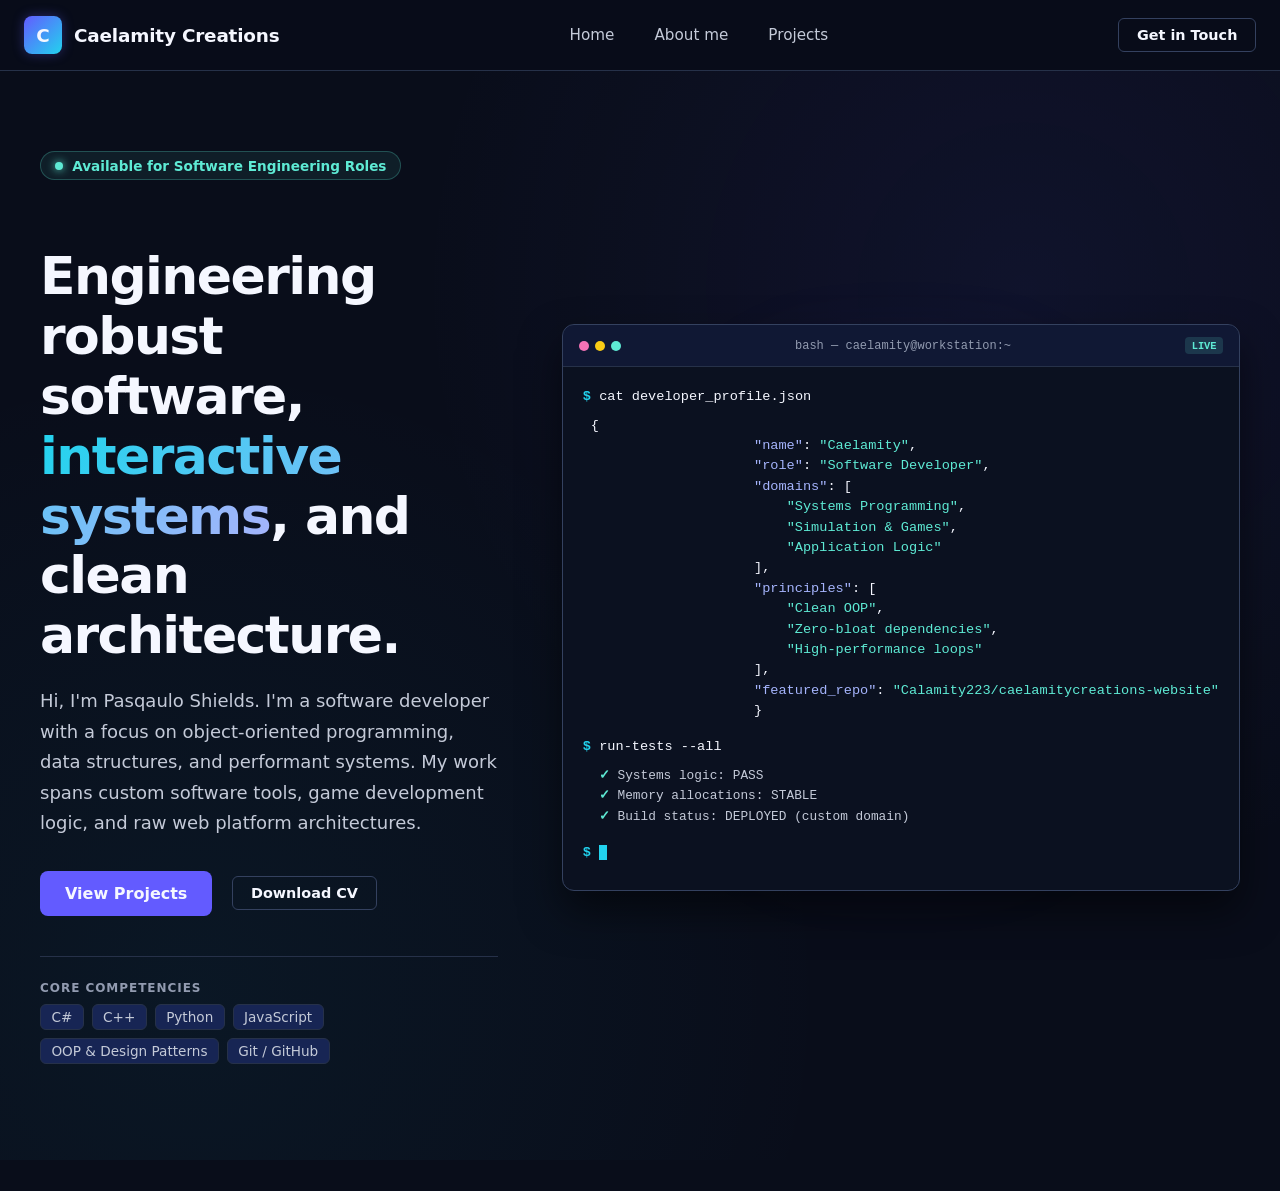
<file: index.html>
<!DOCTYPE html>
<html lang="en">
<head>
    <meta charset="UTF-8">
    <meta name="viewport" content="width=device-width, initial-scale=1.0">
    <title>Caelamity Creations</title>
    <link rel="stylesheet" href="style.css">
    <link rel="icon" href="data:image/svg+xml,<svg xmlns='http://www.w3.org/2000/svg' viewBox='0 0 32 32'><rect width='32' height='32' rx='8' fill='%23635BFF'/><text x='50%' y='55%' dominant-baseline='middle' text-anchor='middle' font-family='sans-serif' font-weight='800' font-size='18' fill='%23F5F7FF'>C</text></svg>">
    <!-- Component Scripts -->
    <script type="module" src="components/button.js"></script>
    <script type="module" src="components/status-badge.js"></script>
    <script type="module" src="components/tag-list.js"></script>
    <script type="module" src="components/terminal-window.js"></script>
</head>
<body>

    <div id="navbar"></div>

    <main>
        <section class="hero-section">
            <div class="hero-container">

                <!-- Left Column -->
                <div class="hero-content">
                    <status-badge key="hero.status"></status-badge>
                
                    <h1 class="hero-title" data-i18n-html="hero.title"></h1>
                
                    <p class="hero-description" data-i18n="hero.description"></p>
                
                    <div class="hero-actions">
                      <site-button variant="primary" href="/pages/projects.html" key="hero.ctaProjects"></site-button>
                      <site-button variant="nav" href="/assets/cv.pdf" target="_blank" key="hero.ctaCv"></site-button>
                    </div>
                
                    <tag-list 
                      label-key="hero.competenciesLabel" 
                      tags-key="hero.competenciesTags">
                    </tag-list>
                </div>
            
                <!-- Right Column: Terminal Window -->
                <terminal-window title="bash — caelamity@workstation:~" status="LIVE">
                    <div class="terminal-line">
                    <span class="prompt">$</span> <span class="cmd">cat developer_profile.json</span>
                    </div>
                
                    <pre class="code-block"><code>{
                    <span class="key">"name"</span>: <span class="str">"Caelamity"</span>,
                    <span class="key">"role"</span>: <span class="str">"Software Developer"</span>,
                    <span class="key">"domains"</span>: [
                        <span class="str">"Systems Programming"</span>,
                        <span class="str">"Simulation & Games"</span>,
                        <span class="str">"Application Logic"</span>
                    ],
                    <span class="key">"principles"</span>: [
                        <span class="str">"Clean OOP"</span>,
                        <span class="str">"Zero-bloat dependencies"</span>,
                        <span class="str">"High-performance loops"</span>
                    ],
                    <span class="key">"featured_repo"</span>: <span class="str">"Calamity223/caelamitycreations-website"</span>
                    }</code></pre>
                
                    <div class="terminal-line">
                        <span class="prompt">$</span> <span class="cmd">run-tests --all</span>
                    </div>
                    <div class="terminal-result">
                        <span class="test-pass">✓</span> Systems logic: PASS<br>
                        <span class="test-pass">✓</span> Memory allocations: STABLE<br>
                        <span class="test-pass">✓</span> Build status: DEPLOYED (custom domain)
                    </div>
                
                    <div class="terminal-line active-line">
                        <span class="prompt">$</span> <span class="cursor"></span>
                    </div>
                </terminal-window>

            </div>
        </section>
    </main>

<script type="module">
  import { I18n } from './utils/i18n.js';

  I18n.apply();

  fetch('./components/navbar.html')
    .then(res => res.text())
    .then(html => {
      document.getElementById('navbar').innerHTML = html;
      I18n.apply();
    });
</script>
</body>
</html>
</file>
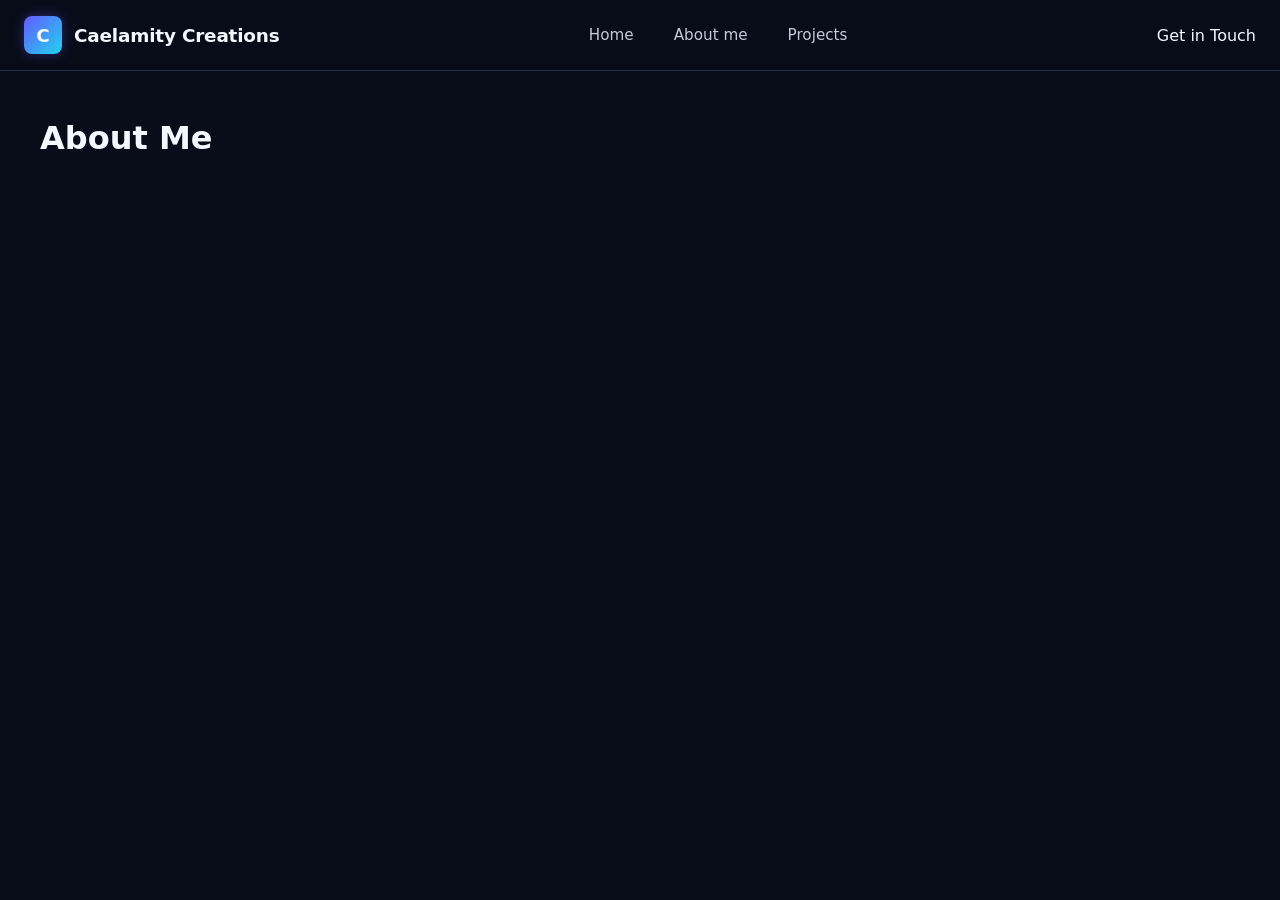
<file: pages/about.html>
<html lang="en">
<head>
  <meta charset="UTF-8">
  <meta name="viewport" content="width=device-width, initial-scale=1.0">
  <title>About | Caelamity Creations</title>
  
  <!-- Step up one folder to reach global style.css -->
  <link rel="stylesheet" href="../style.css">
</head>
<body>

  <!-- Same Navbar Placeholder -->
  <div id="navbar"></div>

  <main style="max-width: 1200px; margin: 3rem auto; padding: 0 1.5rem;">
    <h1>About Me</h1>
  </main>

  <!-- Same Script -->
  <script>
    fetch('/components/navbar.html')
      .then(res => res.text())
      .then(html => {
        document.getElementById('navbar').innerHTML = html;
      });
  </script>
</body>
</html>
</file>
<file: style.css>
:root {
    /*Background Colours*/
    --primaryBackground-colour: #090D1A;    /*Obsidian*/
    --secondaryBackground-colour: #172554;    /*Deep Indigo*/

    /*Brand Colours*/
    --primary-colour: #635BFF;    /*Electric Violet*/
    --accent-colour: #22D3EE;    /*Signal Cyan*/

    /*Text Colours*/
    --primaryText-colour: #F5F7FF;    /*Soft White*/
    --secondaryText-colour: #C4CAD8;    /*Cool Grey*/
    --mutedText-colour: #929BB0;    /*Slate Grey*/
    --disabledText-colour: #69748B;    /*Soft White*/

    /*Dividers and Borders Colours*/
    --subtleDivider-colour: #263149;    /*Dark Slate*/
    --visibleDivider-colour: #34415F;    /*Blue Slate*/
    --focusBorder-colour: #635BFF;    /*Soft White*/


    /*Additional Accents Colours*/
    --highlight-colour: #A5B4FC;    /*Soft periwinkle*/
    --success-colour: #5EEAD4;    /*Mint green*/
    --flourish-colour: #F472B6;    /*Soft magenta*/
}

html, body {
  margin: 0;
  padding: 0;
  min-height: 100vh;
  background-color: var(--primaryBackground-colour);
  color: var(--primaryText-colour);
  font-family: system-ui, -apple-system, BlinkMacSystemFont, "Segoe UI", Roboto, sans-serif;
}


site-button,
status-badge,
tag-list,
terminal-window {
  display: contents;
}

/* ==========================================================================
   Base Button Object Styles
   ========================================================================== */

.btn {
  display: inline-flex;
  align-items: center;
  justify-content: center;
  font-family: inherit;
  font-weight: 600;
  text-decoration: none;
  cursor: pointer;
  border-radius: 6px;
  transition: all 0.2s ease;
  border: 1px solid transparent;
}

/* Variant: Nav Bar Action Button */
.btn-nav {
  background-color: transparent;
  color: var(--primaryText-colour);
  border-color: var(--visibleDivider-colour);
  padding: 0.5rem 1.1rem;
  font-size: 0.9rem;
}

.btn-nav:hover {
  border-color: var(--primary-colour);
  background-color: rgba(99, 91, 255, 0.15);
  color: var(--highlight-colour);
}

/* Variant: Primary CTA Button */
.btn-primary {
  background-color: var(--primary-colour);
  color: var(--primaryText-colour);
  padding: 0.75rem 1.5rem;
  font-size: 1rem;
  border-radius: 8px;
}

.btn-primary:hover {
  transform: translateY(-2px);
  box-shadow: 0 4px 18px rgba(99, 91, 255, 0.4);
}

/* Variant: Accent Button (Signal Cyan) */
.btn-accent {
  background-color: var(--accent-colour);
  color: var(--primaryBackground-colour); /* Dark text for contrast */
  padding: 0.75rem 1.5rem;
  font-size: 1rem;
  border-radius: 8px;
}

.btn-accent:hover {
  transform: translateY(-2px);
  box-shadow: 0 4px 18px rgba(34, 211, 238, 0.35);
}

/* ==========================================================================
   Hero Section Layout (Grid & Typography Only)
   ========================================================================== */

.hero-section {
  position: relative;
  padding: 5rem 1.5rem 6rem;
  overflow: hidden;
  background: radial-gradient(circle at 80% 20%, rgba(99, 91, 255, 0.08) 0%, transparent 45%),
              radial-gradient(circle at 15% 85%, rgba(34, 211, 238, 0.05) 0%, transparent 45%);
}

.hero-container {
  max-width: 1200px;
  margin: 0 auto;
  display: grid;
  grid-template-columns: 1.15fr 0.85fr;
  align-items: center;
  gap: 4rem;
}

.hero-title {
  font-size: 3.25rem;
  font-weight: 800;
  line-height: 1.15;
  letter-spacing: -0.03em;
  color: var(--primaryText-colour);
  margin-bottom: 1.25rem;
}

.text-gradient {
  background: linear-gradient(120deg, var(--accent-colour), var(--highlight-colour));
  -webkit-background-clip: text;
  -webkit-text-fill-color: transparent;
}

.hero-description {
  font-size: 1.125rem;
  color: var(--secondaryText-colour);
  line-height: 1.7;
  margin-bottom: 2rem;
  max-width: 580px;
}

.hero-actions {
  display: flex;
  align-items: center;
  gap: 1.25rem;
  margin-bottom: 2.5rem;
}

/* Mobile Breakpoint */
@media (max-width: 900px) {
  .hero-container {
    grid-template-columns: 1fr;
    gap: 3rem;
  }

  .hero-title {
    font-size: 2.4rem;
  }
}
/* ==========================================================================
   5. COMPONENT: StatusBadge (<status-badge>)
   ========================================================================== */

.status-badge {
  display: inline-flex;
  align-items: center;
  gap: 0.6rem;
  background-color: rgba(94, 234, 212, 0.08);
  border: 1px solid rgba(94, 234, 212, 0.25);
  color: var(--success-colour);
  font-size: 0.85rem;
  font-weight: 600;
  padding: 0.35rem 0.85rem;
  border-radius: 9999px;
  margin-bottom: 1.5rem;
}

.status-dot {
  width: 8px;
  height: 8px;
  background-color: var(--success-colour);
  border-radius: 50%;
  box-shadow: 0 0 8px var(--success-colour);
  animation: pulse-dot 2s infinite ease-in-out;
}

@keyframes pulse-dot {
  0%, 100% { opacity: 1; transform: scale(1); }
  50% { opacity: 0.4; transform: scale(0.8); }
}

/* ==========================================================================
   6. COMPONENT: TagList (<tag-list>)
   ========================================================================== */

.tag-list-container {
  display: flex;
  flex-direction: column;
  gap: 0.6rem;
  padding-top: 1.5rem;
  border-top: 1px solid var(--subtleDivider-colour);
}

.tag-list-label {
  font-size: 0.75rem;
  text-transform: uppercase;
  letter-spacing: 0.08em;
  color: var(--mutedText-colour);
  font-weight: 700;
}

.tag-list-chips {
  display: flex;
  flex-wrap: wrap;
  gap: 0.5rem;
}

.tag-chip {
  font-size: 0.85rem;
  font-weight: 500;
  color: var(--secondaryText-colour);
  background-color: var(--secondaryBackground-colour);
  border: 1px solid var(--subtleDivider-colour);
  padding: 0.25rem 0.65rem;
  border-radius: 6px;
}

/* ==========================================================================
   7. COMPONENT: TerminalWindow (<terminal-window>)
   ========================================================================== */

.terminal-wrapper {
  position: relative;
}

/* Ambient glow backdrop */
.terminal-wrapper::before {
  content: '';
  position: absolute;
  inset: -10px;
  background: radial-gradient(circle, rgba(99, 91, 255, 0.2) 0%, transparent 70%);
  filter: blur(25px);
  z-index: 0;
  border-radius: 16px;
}

.terminal-window {
  position: relative;
  z-index: 1;
  background-color: #0b1120;
  border: 1px solid var(--visibleDivider-colour);
  border-radius: 12px;
  overflow: hidden;
  box-shadow: 0 20px 40px rgba(0, 0, 0, 0.5);
  font-family: 'JetBrains Mono', Consolas, Monaco, monospace;
}

.terminal-header {
  display: flex;
  align-items: center;
  justify-content: space-between;
  padding: 0.75rem 1rem;
  background-color: rgba(23, 37, 84, 0.4);
  border-bottom: 1px solid var(--subtleDivider-colour);
}

.terminal-controls {
  display: flex;
  gap: 6px;
}

.ctrl-dot {
  width: 10px;
  height: 10px;
  border-radius: 50%;
}

.ctrl-dot.red { background-color: var(--flourish-colour); }
.ctrl-dot.yellow { background-color: #facc15; }
.ctrl-dot.green { background-color: var(--success-colour); }

.terminal-title {
  font-size: 0.75rem;
  color: var(--mutedText-colour);
}

.terminal-status {
  font-size: 0.65rem;
  font-weight: 700;
  color: var(--success-colour);
  background: rgba(94, 234, 212, 0.15);
  padding: 0.15rem 0.4rem;
  border-radius: 4px;
}

.terminal-body {
  padding: 1.25rem;
  font-size: 0.85rem;
  line-height: 1.5;
}

/* Syntax Highlighting Tokens inside Terminal */
.terminal-line {
  margin-bottom: 0.4rem;
}

.prompt {
  color: var(--accent-colour);
  font-weight: 700;
}

.cmd {
  color: var(--primaryText-colour);
}

.code-block {
  margin: 0.5rem 0 1rem 0;
  padding-left: 0.5rem;
}

.key { color: var(--highlight-colour); }
.str { color: var(--success-colour); }

.terminal-result {
  color: var(--secondaryText-colour);
  margin: 0.5rem 0 1rem 1rem;
  font-size: 0.8rem;
  line-height: 1.6;
}

.test-pass {
  color: var(--success-colour);
  font-weight: 700;
}

.cursor {
  display: inline-block;
  width: 8px;
  height: 15px;
  background-color: var(--accent-colour);
  animation: blink 1s step-end infinite;
  vertical-align: middle;
}

@keyframes blink {
  50% { opacity: 0; }
}
</file>
